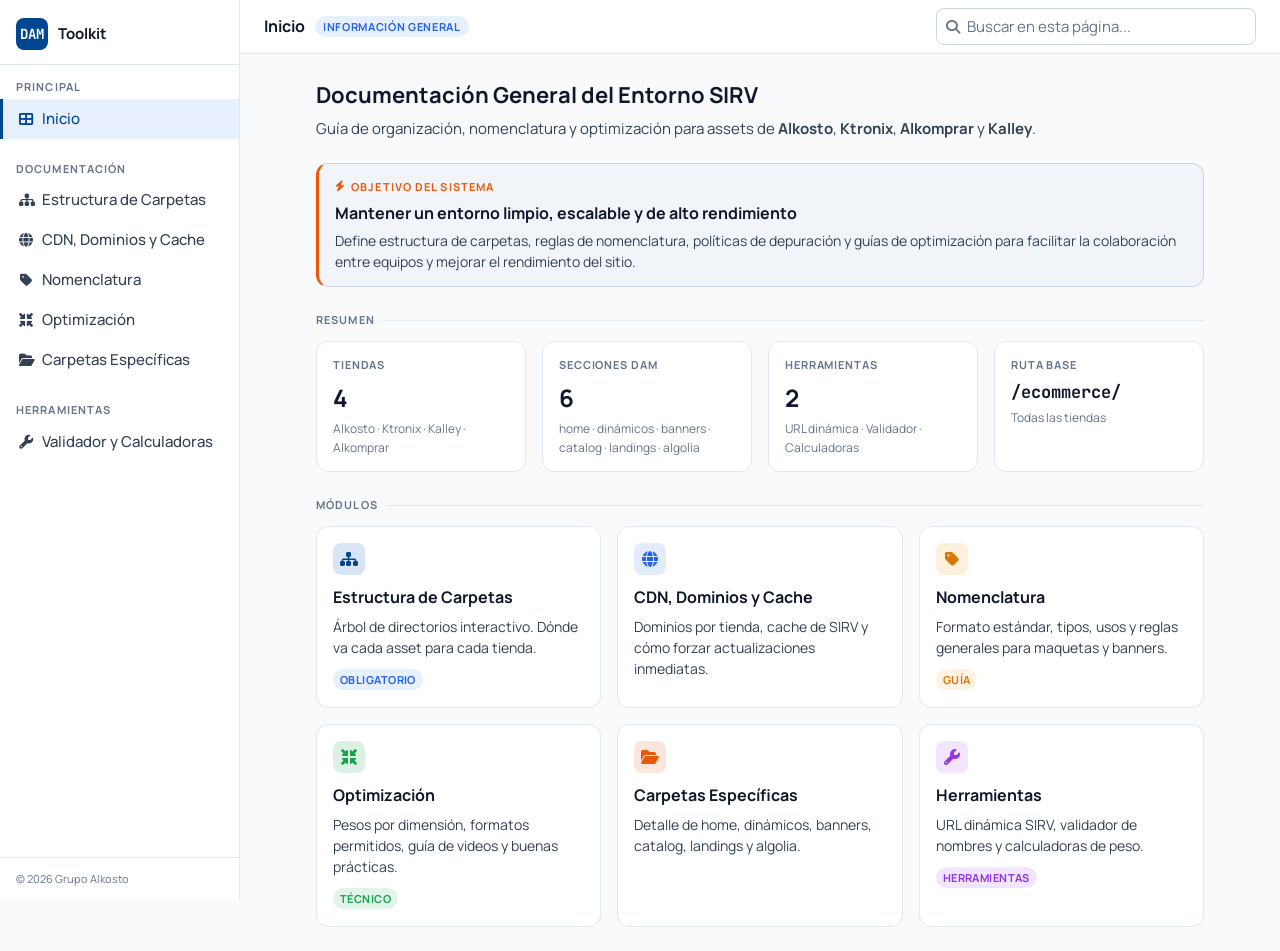
<file: index.html>
<!DOCTYPE html>
<html lang="es">

<head>
  <meta charset="UTF-8">
  <meta name="viewport" content="width=device-width, initial-scale=1.0">
  <title>Inicio - DAM Toolkit</title>
  <link rel="preconnect" href="https://fonts.googleapis.com">
  <link
    href="https://fonts.googleapis.com/css2?family=Manrope:wght@400;500;600;700&family=JetBrains+Mono:wght@400;500&display=swap"
    rel="stylesheet">
  <link rel="stylesheet" href="https://cdnjs.cloudflare.com/ajax/libs/font-awesome/6.4.0/css/all.min.css">
  <link rel="stylesheet" href="css/styles.css">
</head>

<body>
  <div id="app-layout" style="display: none;">
    <div class="ph">
      <h1>Documentación General del Entorno SIRV</h1>
      <p>Guía de organización, nomenclatura y optimización para assets de <strong>Alkosto</strong>,
        <strong>Ktronix</strong>, <strong>Alkomprar</strong> y <strong>Kalley</strong>.
      </p>
    </div>
    <div class="tipcard">
      <div class="tiplbl"><i class="fas fa-bolt"></i>Objetivo del sistema</div>
      <h3>Mantener un entorno limpio, escalable y de alto rendimiento</h3>
      <p>Define estructura de carpetas, reglas de nomenclatura, políticas de depuración y guías de optimización para
        facilitar la colaboración entre equipos y mejorar el rendimiento del sitio.</p>
    </div>
    <div class="st">Resumen</div>
    <div class="grid g4" style="margin-bottom:20px">
      <div class="stat">
        <div class="stlbl">Tiendas</div>
        <div class="stval">4</div>
        <div class="stsub">Alkosto · Ktronix · Kalley · Alkomprar</div>
      </div>
      <div class="stat">
        <div class="stlbl">Secciones DAM</div>
        <div class="stval">6</div>
        <div class="stsub">home · dinámicos · banners · catalog · landings · algolia</div>
      </div>
      <div class="stat">
        <div class="stlbl">Herramientas</div>
        <div class="stval">2</div>
        <div class="stsub">URL dinámica · Validador · Calculadoras</div>
      </div>
      <div class="stat">
        <div class="stlbl">Ruta base</div>
        <div class="stval" style="font-size:17px;font-family:var(--mono)">/ecommerce/</div>
        <div class="stsub">Todas las tiendas</div>
      </div>
    </div>
    <div class="st">Módulos</div>
    <div class="grid g3">
      <div class="card ck" onclick="window.location.href='estructura.html'">
        <div class="ci" style="background:rgba(0,82,204,.15)"><i class="fas fa-sitemap" style="color:var(--pr)"></i>
        </div>
        <h3>Estructura de Carpetas</h3>
        <p>Árbol de directorios interactivo. Dónde va cada asset para cada tienda.</p>
        <div style="margin-top:8px"><span class="tag tb">OBLIGATORIO</span></div>
      </div>
      <div class="card ck" onclick="window.location.href='cdn.html'">
        <div class="ci" style="background:rgba(59,130,246,.15)"><i class="fas fa-globe" style="color:var(--inf)"></i>
        </div>
        <h3>CDN, Dominios y Cache</h3>
        <p>Dominios por tienda, cache de SIRV y cómo forzar actualizaciones inmediatas.</p>
      </div>
      <div class="card ck" onclick="window.location.href='nomenclatura.html'">
        <div class="ci" style="background:rgba(245,158,11,.15)"><i class="fas fa-tag" style="color:var(--wn)"></i>
        </div>
        <h3>Nomenclatura</h3>
        <p>Formato estándar, tipos, usos y reglas generales para maquetas y banners.</p>
        <div style="margin-top:8px"><span class="tag ty">GUÍA</span></div>
      </div>
      <div class="card ck" onclick="window.location.href='optimizacion.html'">
        <div class="ci" style="background:rgba(22,163,74,.15)"><i class="fas fa-compress-arrows-alt"
            style="color:var(--ok)"></i></div>
        <h3>Optimización</h3>
        <p>Pesos por dimensión, formatos permitidos, guía de videos y buenas prácticas.</p>
        <div style="margin-top:8px"><span class="tag tg">TÉCNICO</span></div>
      </div>
      <div class="card ck" onclick="window.location.href='carpetas.html'">
        <div class="ci" style="background:rgba(234,88,12,.15)"><i class="fas fa-folder-open"
            style="color:var(--ac)"></i></div>
        <h3>Carpetas Específicas</h3>
        <p>Detalle de home, dinámicos, banners, catalog, landings y algolia.</p>
      </div>
      <div class="card ck" onclick="window.location.href='herramientas.html'">
        <div class="ci" style="background:rgba(168,85,247,.15)"><i class="fas fa-wrench" style="color:#9333ea"></i>
        </div>
        <h3>Herramientas</h3>
        <p>URL dinámica SIRV, validador de nombres y calculadoras de peso.</p>
        <div style="margin-top:8px"><span class="tag"
            style="background:rgba(168,85,247,.15);color:#9333ea">HERRAMIENTAS</span></div>
      </div>
    </div>
  </div>

  <script src="js/layout.js"></script>
  <script>
    renderLayout('index', 'Inicio', 'Información General');
  </script>
</body>

</html>
</file>
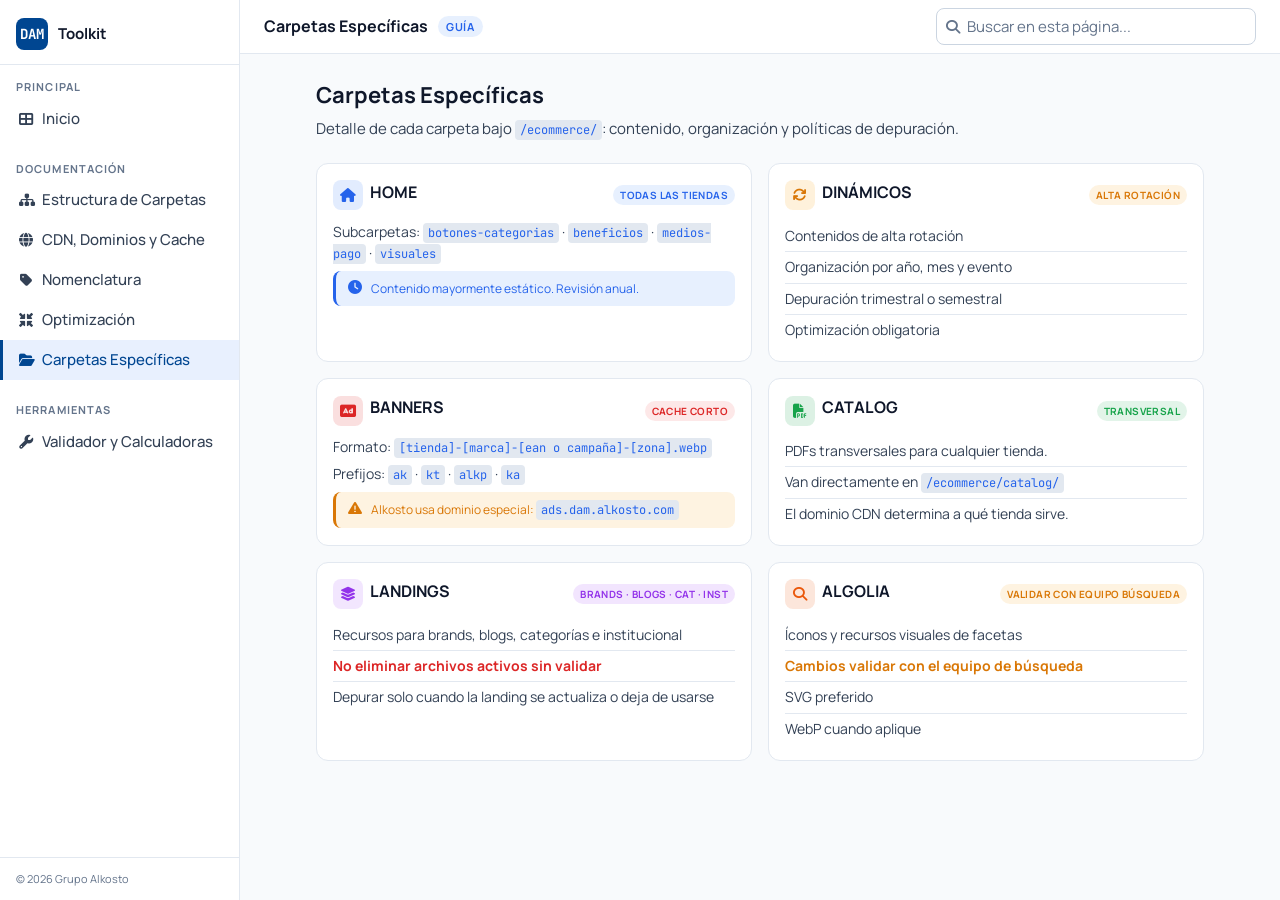
<file: carpetas.html>
<!DOCTYPE html>
<html lang="es">

<head>
  <meta charset="UTF-8">
  <meta name="viewport" content="width=device-width, initial-scale=1.0">
  <title>Carpetas Específicas - DAM Toolkit</title>
  <link rel="preconnect" href="https://fonts.googleapis.com">
  <link
    href="https://fonts.googleapis.com/css2?family=Manrope:wght@400;500;600;700&family=JetBrains+Mono:wght@400;500&display=swap"
    rel="stylesheet">
  <link rel="stylesheet" href="https://cdnjs.cloudflare.com/ajax/libs/font-awesome/6.4.0/css/all.min.css">
  <link rel="stylesheet" href="css/styles.css">
</head>

<body>
  <div id="app-layout" style="display: none;">
    <div class="ph">
      <h1>Carpetas Específicas</h1>
      <p>Detalle de cada carpeta bajo <code>/ecommerce/</code>: contenido, organización y políticas de depuración.
      </p>
    </div>
    <div class="grid g2">
      <div class="card">
        <div style="display:flex;align-items:center;gap:7px;margin-bottom:10px">
          <div class="ci" style="background:rgba(59,130,246,.15);margin-bottom:0;width:30px;height:30px"><i
              class="fas fa-home" style="color:var(--inf);font-size:14px"></i></div>
          <h3>HOME</h3><span class="tag tb" style="margin-left:auto;font-size:10px">Todas las tiendas</span>
        </div>
        <p style="font-size:14px;color:var(--tx2);margin-bottom:8px">Subcarpetas: <code>botones-categorias</code> ·
          <code>beneficios</code> · <code>medios-pago</code> · <code>visuales</code>
        </p>
        <div class="al ai" style="margin:0;padding:8px 12px;font-size:12px"><i class="fas fa-clock"></i><span>Contenido
            mayormente estático. Revisión anual.</span></div>
      </div>

      <div class="card">
        <div style="display:flex;align-items:center;gap:7px;margin-bottom:10px">
          <div class="ci" style="background:rgba(245,158,11,.15);margin-bottom:0;width:30px;height:30px"><i
              class="fas fa-sync" style="color:var(--wn);font-size:14px"></i></div>
          <h3>DINÁMICOS</h3><span class="tag ty" style="margin-left:auto;font-size:10px">Alta rotación</span>
        </div>
        <ul style="list-style:none;font-size:14px;color:var(--tx2)">
          <li style="padding:4px 0;border-bottom:1px solid var(--bd)">Contenidos de alta rotación</li>
          <li style="padding:4px 0;border-bottom:1px solid var(--bd)">Organización por año, mes y evento</li>
          <li style="padding:4px 0;border-bottom:1px solid var(--bd)">Depuración trimestral o semestral</li>
          <li style="padding:4px 0">Optimización obligatoria</li>
        </ul>
      </div>

      <div class="card">
        <div style="display:flex;align-items:center;gap:7px;margin-bottom:10px">
          <div class="ci" style="background:rgba(220,38,38,.15);margin-bottom:0;width:30px;height:30px"><i
              class="fas fa-ad" style="color:var(--er);font-size:14px"></i></div>
          <h3>BANNERS</h3><span class="tag tr" style="margin-left:auto;font-size:10px">Cache corto</span>
        </div>
        <p style="font-size:14px;color:var(--tx2);margin-bottom:6px">Formato:
          <code>[tienda]-[marca]-[ean o campaña]-[zona].webp</code>
        </p>
        <p style="font-size:14px;color:var(--tx2);margin-bottom:8px">Prefijos: <code>ak</code> · <code>kt</code> ·
          <code>alkp</code> · <code>ka</code>
        </p>
        <div class="al aw" style="margin:0;padding:8px 12px;font-size:12px"><i
            class="fas fa-exclamation-triangle"></i><span>Alkosto usa dominio especial:
            <code>ads.dam.alkosto.com</code></span></div>
      </div>

      <div class="card">
        <div style="display:flex;align-items:center;gap:7px;margin-bottom:10px">
          <div class="ci" style="background:rgba(22,163,74,.15);margin-bottom:0;width:30px;height:30px"><i
              class="fas fa-file-pdf" style="color:var(--ok);font-size:14px"></i></div>
          <h3>CATALOG</h3><span class="tag tg" style="margin-left:auto;font-size:10px">Transversal</span>
        </div>
        <ul style="list-style:none;font-size:14px;color:var(--tx2)">
          <li style="padding:4px 0;border-bottom:1px solid var(--bd)">PDFs transversales para cualquier tienda.</li>
          <li style="padding:4px 0;border-bottom:1px solid var(--bd)">Van directamente en
            <code>/ecommerce/catalog/</code>
          </li>
          <li style="padding:4px 0">El dominio CDN determina a qué tienda sirve.</li>
        </ul>
      </div>

      <div class="card">
        <div style="display:flex;align-items:center;gap:7px;margin-bottom:10px">
          <div class="ci" style="background:rgba(168,85,247,.15);margin-bottom:0;width:30px;height:30px"><i
              class="fas fa-layer-group" style="color:#9333ea;font-size:14px"></i></div>
          <h3>LANDINGS</h3><span class="tag"
            style="margin-left:auto;background:rgba(168,85,247,.15);color:#9333ea;font-size:10px">brands · blogs · cat ·
            inst</span>
        </div>
        <ul style="list-style:none;font-size:14px;color:var(--tx2)">
          <li style="padding:4px 0;border-bottom:1px solid var(--bd)">Recursos para brands, blogs, categorías e
            institucional</li>
          <li style="padding:4px 0;border-bottom:1px solid var(--bd)"><strong style="color:var(--er)">No eliminar
              archivos activos sin validar</strong></li>
          <li style="padding:4px 0">Depurar solo cuando la landing se actualiza o deja de usarse</li>
        </ul>
      </div>

      <div class="card">
        <div style="display:flex;align-items:center;gap:7px;margin-bottom:10px">
          <div class="ci" style="background:rgba(234,88,12,.15);margin-bottom:0;width:30px;height:30px"><i
              class="fas fa-search" style="color:var(--ac);font-size:14px"></i></div>
          <h3>ALGOLIA</h3><span class="tag ty" style="margin-left:auto;font-size:10px">Validar con equipo
            búsqueda</span>
        </div>
        <ul style="list-style:none;font-size:14px;color:var(--tx2)">
          <li style="padding:4px 0;border-bottom:1px solid var(--bd)">Íconos y recursos visuales de facetas</li>
          <li style="padding:4px 0;border-bottom:1px solid var(--bd)"><strong style="color:var(--wn)">Cambios validar
              con el equipo de búsqueda</strong></li>
          <li style="padding:4px 0;border-bottom:1px solid var(--bd)">SVG preferido</li>
          <li style="padding:4px 0">WebP cuando aplique</li>
        </ul>
      </div>
    </div>
  </div>

  <script src="js/layout.js"></script>
  <script>
    renderLayout('carpetas', 'Carpetas Específicas', 'Guía');
  </script>
</body>

</html>
</file>
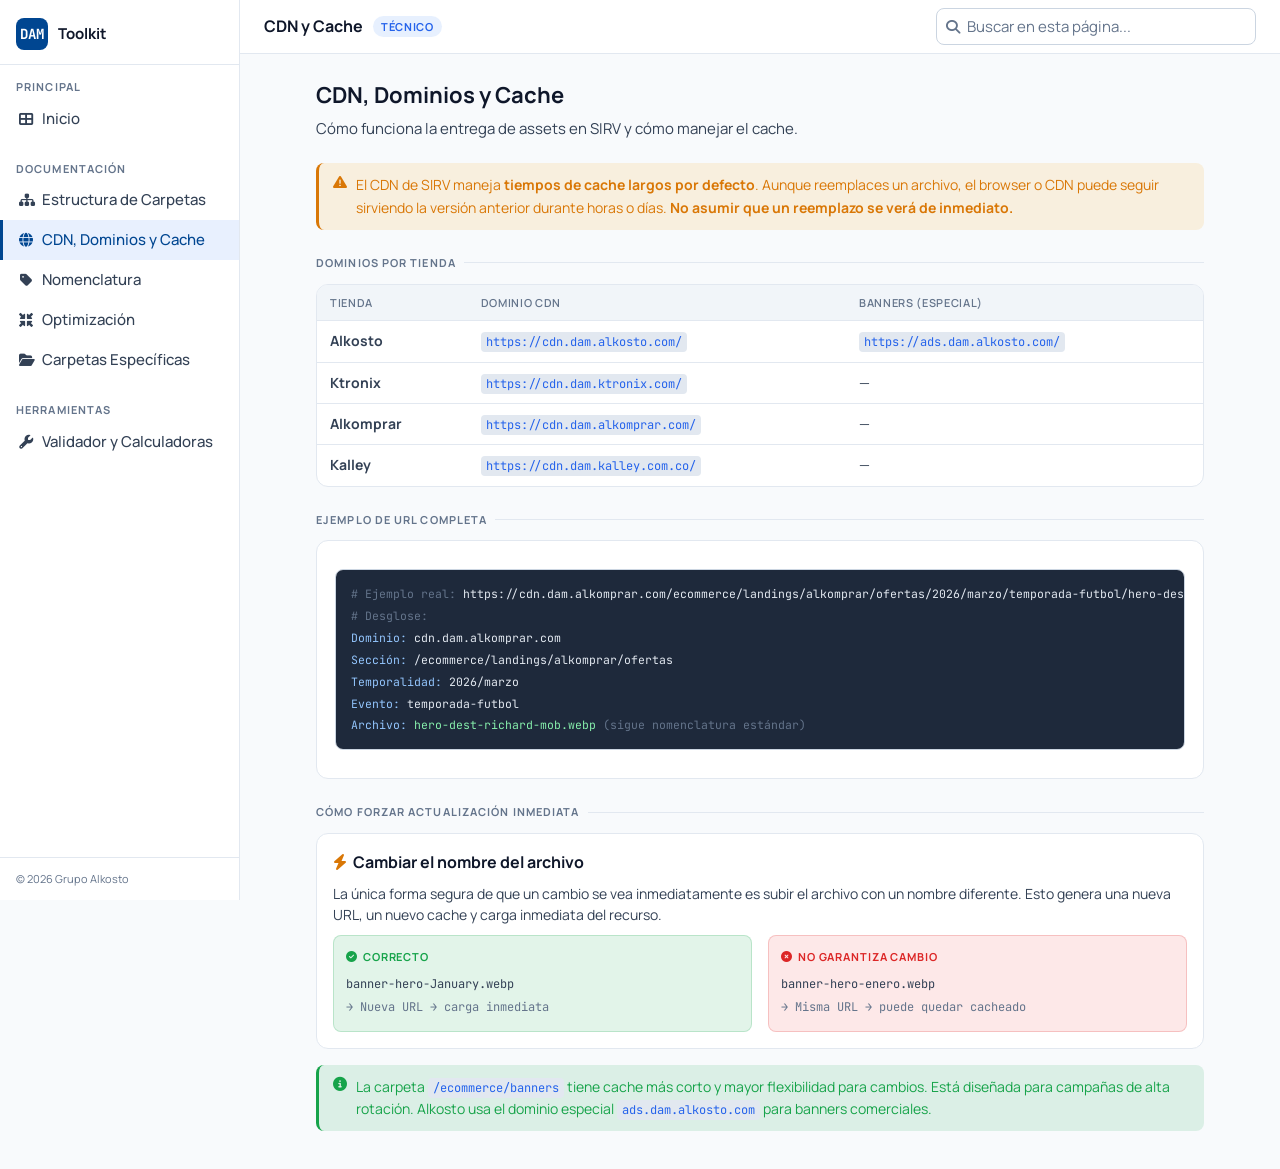
<file: cdn.html>
<!DOCTYPE html>
<html lang="es">

<head>
  <meta charset="UTF-8">
  <meta name="viewport" content="width=device-width, initial-scale=1.0">
  <title>CDN, Dominios y Cache - DAM Toolkit</title>
  <link rel="preconnect" href="https://fonts.googleapis.com">
  <link
    href="https://fonts.googleapis.com/css2?family=Manrope:wght@400;500;600;700&family=JetBrains+Mono:wght@400;500&display=swap"
    rel="stylesheet">
  <link rel="stylesheet" href="https://cdnjs.cloudflare.com/ajax/libs/font-awesome/6.4.0/css/all.min.css">
  <link rel="stylesheet" href="css/styles.css">
</head>

<body>
  <div id="app-layout" style="display: none;">
    <div class="ph">
      <h1>CDN, Dominios y Cache</h1>
      <p>Cómo funciona la entrega de assets en SIRV y cómo manejar el cache.</p>
    </div>
    <div class="al aw"><i class="fas fa-exclamation-triangle"></i><span>El CDN de SIRV maneja <strong>tiempos de
          cache largos por defecto</strong>. Aunque reemplaces un archivo, el browser o CDN puede seguir sirviendo
        la versión anterior durante horas o días. <strong>No asumir que un reemplazo se verá de
          inmediato.</strong></span></div>
    <div class="st">Dominios por Tienda</div>
    <div class="tw">
      <table>
        <thead>
          <tr>
            <th>Tienda</th>
            <th>Dominio CDN</th>
            <th>Banners (especial)</th>
          </tr>
        </thead>
        <tbody>
          <tr>
            <td><strong>Alkosto</strong></td>
            <td><code>https://cdn.dam.alkosto.com/</code></td>
            <td><code>https://ads.dam.alkosto.com/</code></td>
          </tr>
          <tr>
            <td><strong>Ktronix</strong></td>
            <td><code>https://cdn.dam.ktronix.com/</code></td>
            <td>—</td>
          </tr>
          <tr>
            <td><strong>Alkomprar</strong></td>
            <td><code>https://cdn.dam.alkomprar.com/</code></td>
            <td>—</td>
          </tr>
          <tr>
            <td><strong>Kalley</strong></td>
            <td><code>https://cdn.dam.kalley.com.co/</code></td>
            <td>—</td>
          </tr>
        </tbody>
      </table>
    </div>
    <div class="st">Ejemplo de URL completa</div>
    <div class="panel">
      <div class="cb"><span class="cm"># Ejemplo real:</span>
        https://cdn.dam.alkomprar.com/ecommerce/landings/alkomprar/ofertas/2026/marzo/temporada-futbol/hero-dest-richard-mob.webp
        <br>
        <span class="cm"># Desglose:</span><br>
        <span class="ck2">Dominio:</span> cdn.dam.alkomprar.com<br>
        <span class="ck2">Sección:</span> /ecommerce/landings/alkomprar/ofertas<br>
        <span class="ck2">Temporalidad:</span> 2026/marzo<br>
        <span class="ck2">Evento:</span> temporada-futbol<br>
        <span class="ck2">Archivo:</span> <span class="cv">hero-dest-richard-mob.webp</span> <span class="cm">(sigue
          nomenclatura estándar)</span>
      </div>
    </div>
    <div class="st">Cómo forzar actualización inmediata</div>
    <div class="card" style="margin-bottom:16px">
      <h3 style="margin-bottom:8px"><i class="fas fa-bolt" style="color:var(--wn);margin-right:6px"></i>Cambiar el
        nombre del archivo</h3>
      <p style="font-size:14px;color:var(--tx2);margin-bottom:10px">La única forma segura de que un cambio se vea
        inmediatamente es subir el archivo con un nombre diferente. Esto genera una nueva URL, un nuevo cache y
        carga inmediata del recurso.</p>
      <div class="exrow" style="margin-bottom:0">
        <div class="ex exg">
          <div class="exl exlg"><i class="fas fa-check-circle"></i>Correcto</div>
          <div class="exc">banner-hero-January.webp<br><span style="color:var(--tx3)">→ Nueva URL → carga
              inmediata</span></div>
        </div>
        <div class="ex exr">
          <div class="exl exlr"><i class="fas fa-times-circle"></i>No garantiza cambio</div>
          <div class="exc">banner-hero-enero.webp<br><span style="color:var(--tx3)">→ Misma URL → puede quedar
              cacheado</span></div>
        </div>
      </div>
    </div>
    <div class="al as"><i class="fas fa-info-circle"></i><span>La carpeta <code>/ecommerce/banners</code> tiene
        cache más corto y mayor flexibilidad para cambios. Está diseñada para campañas de alta rotación. Alkosto usa
        el dominio especial <code>ads.dam.alkosto.com</code> para banners comerciales.</span></div>
  </div>

  <script src="js/layout.js"></script>
  <script>
    renderLayout('cdn', 'CDN y Cache', 'Técnico');
  </script>
</body>

</html>
</file>
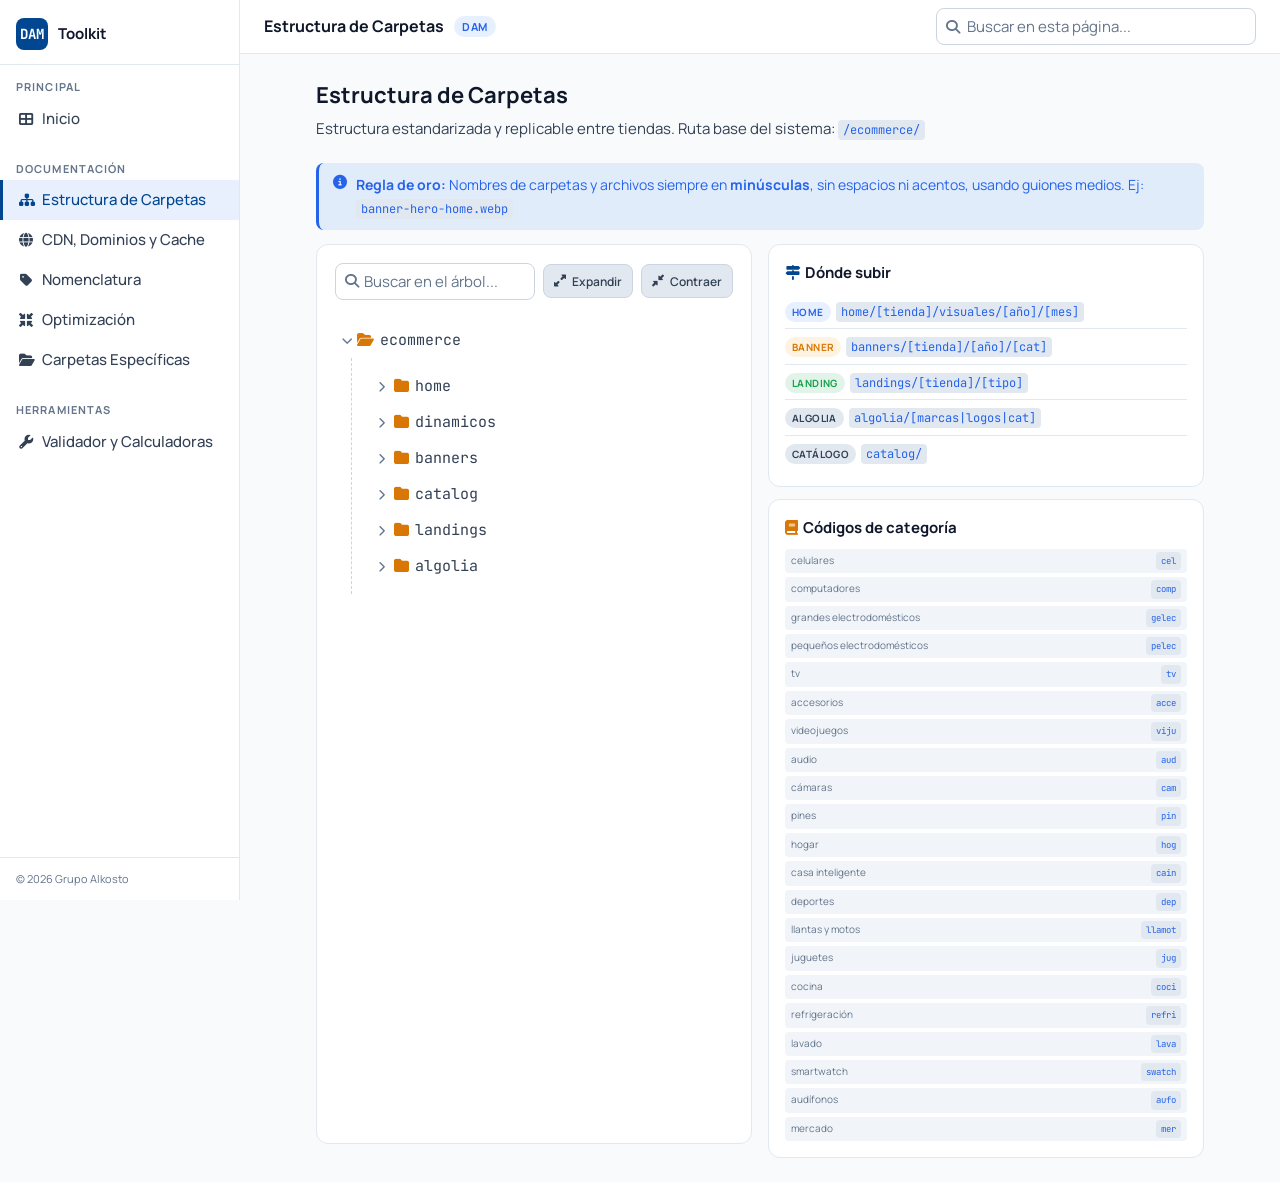
<file: estructura.html>
<!DOCTYPE html>
<html lang="es">

<head>
  <meta charset="UTF-8">
  <meta name="viewport" content="width=device-width, initial-scale=1.0">
  <title>Estructura de Carpetas - DAM Toolkit</title>
  <link rel="preconnect" href="https://fonts.googleapis.com">
  <link
    href="https://fonts.googleapis.com/css2?family=Manrope:wght@400;500;600;700&family=JetBrains+Mono:wght@400;500&display=swap"
    rel="stylesheet">
  <link rel="stylesheet" href="https://cdnjs.cloudflare.com/ajax/libs/font-awesome/6.4.0/css/all.min.css">
  <link rel="stylesheet" href="css/styles.css">
</head>

<body>
  <div id="app-layout" style="display: none;">
    <div class="ph">
      <h1>Estructura de Carpetas</h1>
      <p>Estructura estandarizada y replicable entre tiendas. Ruta base del sistema: <code>/ecommerce/</code></p>
    </div>
    <div class="al ai"><i class="fas fa-info-circle"></i><span><strong>Regla de oro:</strong> Nombres de carpetas y
        archivos siempre en <strong>minúsculas</strong>, sin espacios ni acentos, usando guiones medios. Ej:
        <code>banner-hero-home.webp</code></span></div>
    <div class="tool-split">
      <div class="panel">
        <div style="display:flex;gap:8px;margin-bottom:12px;align-items:center;flex-wrap:wrap;">
          <div class="sw" style="max-width:200px;margin-left:0;">
            <i class="fas fa-search" style="color:var(--tx3)"></i>
            <input class="fi" id="tsr" placeholder="Buscar en el árbol..." style="padding-left:28px;"
              oninput="filterTree(this.value)">
          </div>
          <button class="btn bs" style="font-size:12px;padding:6px 10px;height:34px" onclick="expandTreeAll()"><i
              class="fas fa-expand-alt"></i> Expandir</button>
          <button class="btn bs" style="font-size:12px;padding:6px 10px;height:34px" onclick="collapseTreeAll()"><i
              class="fas fa-compress-alt"></i> Contraer</button>
        </div>
        <div id="sirv-tree" style="margin-top: 10px;"></div>
      </div>
        <div>
          <div class="card" style="margin-bottom:12px">
            <h3 style="margin-bottom:9px;font-size:15px"><i class="fas fa-map-signs"
                style="color:var(--pr);margin-right:5px"></i>Dónde subir</h3>
            <div style="font-size:14px">
              <div style="padding:6px 0;border-bottom:1px solid var(--bd)"><span class="tag tb"
                  style="margin-right:5px;font-size:10px">HOME</span><code>home/[tienda]/visuales/[año]/[mes]</code>
              </div>
              <div style="padding:6px 0;border-bottom:1px solid var(--bd)"><span class="tag ty"
                  style="margin-right:5px;font-size:10px">BANNER</span><code>banners/[tienda]/[año]/[cat]</code></div>
              <div style="padding:6px 0;border-bottom:1px solid var(--bd)"><span class="tag tg"
                  style="margin-right:5px;font-size:10px">LANDING</span><code>landings/[tienda]/[tipo]</code></div>
              <div style="padding:6px 0;border-bottom:1px solid var(--bd)"><span class="tag tn"
                  style="margin-right:5px;font-size:10px">ALGOLIA</span><code>algolia/[marcas|logos|cat]</code></div>
              <div style="padding:6px 0"><span class="tag tn"
                  style="margin-right:5px;font-size:10px">CATÁLOGO</span><code>catalog/</code></div>
            </div>
          </div>
          <div class="card">
            <h3 style="margin-bottom:9px;font-size:15px"><i class="fas fa-book"
                style="color:var(--wn);margin-right:5px"></i>Códigos de categoría</h3>
            <div id="codgrid" style="display:grid;grid-template-columns:1fr;gap:4px;font-size:12px"></div>
          </div>
        </div>
      </div>
    </div>

    <script src="js/data.js"></script>
    <script src="js/main.js"></script>
    <script src="js/layout.js"></script>
    <script>
      window.onLayoutReady = function () {
        if (document.getElementById('sirv-tree')) {
          document.getElementById('sirv-tree').innerHTML = buildTreeHTML(folderStructure);
          // Expandir por defecto el nodo principal (ecommerce)
          const firstLi = document.querySelector('#sirv-tree > ul > li.has-children');
          if (firstLi) {
            firstLi.classList.add('open');
            const icon = firstLi.querySelector('.fi2');
            if (icon) {
              icon.classList.remove('fa-folder');
              icon.classList.add('fa-folder-open');
            }
          }
        }
        if (typeof buildCategoryGrid === 'function') buildCategoryGrid();
      };
      renderLayout('estructura', 'Estructura de Carpetas', 'DAM');
    </script>
</body>

</html>
</file>
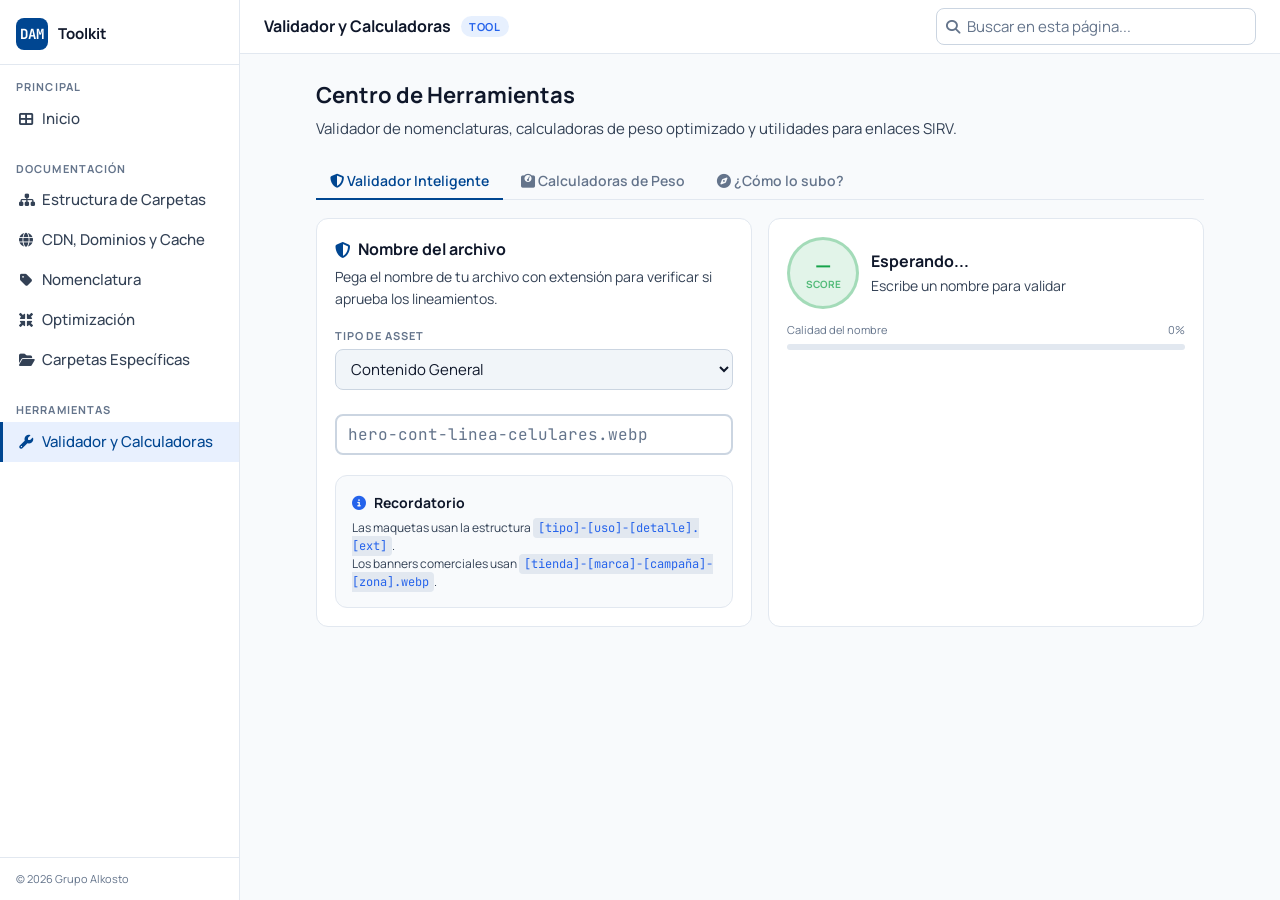
<file: herramientas.html>
<!DOCTYPE html>
<html lang="es">

<head>
  <meta charset="UTF-8">
  <meta name="viewport" content="width=device-width, initial-scale=1.0">
  <title>Herramientas y Validador - DAM Toolkit</title>
  <link rel="preconnect" href="https://fonts.googleapis.com">
  <link
    href="https://fonts.googleapis.com/css2?family=Manrope:wght@400;500;600;700&family=JetBrains+Mono:wght@400;500&display=swap"
    rel="stylesheet">
  <link rel="stylesheet" href="https://cdnjs.cloudflare.com/ajax/libs/font-awesome/6.4.0/css/all.min.css">
  <link rel="stylesheet" href="css/styles.css">
</head>

<body>
  <div id="app-layout" style="display: none;">
    <div class="ph">
      <h1>Centro de Herramientas</h1>
      <p>Validador de nomenclaturas, calculadoras de peso optimizado y utilidades para enlaces SIRV.</p>
    </div>

    <div class="tabs">
      <button class="tbtn active" onclick="selectTab(this,'t-v')"><i class="fas fa-shield-alt"></i> Validador
        Inteligente</button>
      <button class="tbtn" onclick="selectTab(this,'t-p')"><i class="fas fa-weight"></i> Calculadoras de Peso</button>
      <button class="tbtn" onclick="selectTab(this,'t-s')"><i class="fas fa-compass"></i> ¿Cómo lo subo?</button>
    </div>

    <!-- VALIDADOR -->
    <div class="tc active" id="t-v">
      <div class="tool-split">
        <div class="panel">
          <div class="ptit"><i class="fas fa-shield-alt"></i>Nombre del archivo</div>
          <div class="pdesc">Pega el nombre de tu archivo con extensión para verificar si aprueba los lineamientos.
          </div>
          <div class="fg">
            <label class="fl">Tipo de asset</label>
            <select class="fs" id="vt" onchange="validateName()" style="margin-bottom:12px;background:var(--dk3)">
              <option value="gen">Contenido General</option>
              <option value="ban">Banners Comerciales</option>
            </select>
          </div>
          <div class="fg">
            <input class="fi mo" id="vi" placeholder="hero-cont-linea-celulares.webp" oninput="validateName()"
              style="font-size:16px;border:2px solid var(--bd2)">
          </div>

          <div class="card" style="margin-top:20px;background:var(--dk)">
            <h3 style="font-size:14px;margin-bottom:4px"><i class="fas fa-info-circle"
                style="color:var(--inf);margin-right:5px"></i> Recordatorio</h3>
            <p style="font-size:12px;color:var(--tx2)" id="vr-hint">Las maquetas usan la estructura
              <code>[tipo]-[uso]-[detalle].[ext]</code>. <br>
              Los banners comerciales usan
              <code>[tienda]-[marca]-[campaña]-[zona].webp</code>.
            </p>
            <div id="vevents" style="display:none;margin-top:10px;padding-top:10px;border-top:1px solid var(--bd2)">
              <div style="font-size:11px;color:var(--tx2);margin-bottom:6px"><b>Ejemplos de campañas:</b></div>
              <div id="camp-tags" style="display:flex;flex-wrap:wrap;gap:5px;font-size:10.5px">
                <!-- Se llena vía JS -->
              </div>
            </div>
          </div>
        </div>

        <div class="panel">
          <div style="display:flex;align-items:center;gap:12px;margin-bottom:12px">
            <div id="vcirc" class="score sh"><span id="vsn" class="sn">—</span><span class="slb">Score</span></div>
            <div>
              <div style="font-size:16px;font-weight:700;color:var(--tx)" id="vtit">Esperando...</div>
              <div style="font-size:14px;color:var(--tx2)" id="vsub">Escribe un nombre para validar</div>
            </div>
          </div>
          <div style="font-size:11px;color:var(--tx3);display:flex;justify-content:space-between;margin-bottom:2px">
            <span>Calidad del nombre</span><span id="vpct">0%</span>
          </div>
          <div class="pb">
            <div class="pf blue" id="vbar" style="width:0%"></div>
          </div>
          <div id="vcks" style="margin-top:10px"></div>
          <div id="vsugg" style="margin-top:8px"></div>
        </div>
      </div>
    </div>

    <!-- PESO -->
    <div class="tc" id="t-p">
      <div class="tool-split">
        <div class="panel">
          <div style="display:flex;gap:10px;margin-bottom:16px">
            <button class="btn bp" id="btn-calc-img" onclick="swCalc('img')" style="flex:1;justify-content:center"><i
                class="fas fa-image"></i> Imagen</button>
            <button class="btn bs" id="btn-calc-vid" onclick="swCalc('vid')" style="flex:1;justify-content:center"><i
                class="fas fa-video"></i> Video</button>
          </div>

          <!-- IMG CALC -->
          <div id="calc-img">
            <div class="ptit"><i class="fas fa-image" style="color:var(--tx3)"></i> Estimador de Imagen</div>
            <div class="pdesc" style="margin-bottom:12px">Estima el peso y compara contra los límites según la
              resolución.</div>
            <div class="grid-half">
              <div class="fg"><label class="fl">Ancho (px)</label><input class="fi" id="pw" type="number" value="1920"
                  oninput="calculateImageWeight()"></div>
              <div class="fg"><label class="fl">Alto (px)</label><input class="fi" id="ph2" type="number" value="600"
                  oninput="calculateImageWeight()"></div>
            </div>
            <div class="fg"><label class="fl">Formato</label>
              <select class="fs" id="pf" onchange="calculateImageWeight()">
                <option value="webp">WebP (recomendado)</option>
                <option value="svg">SVG</option>
                <option value="jpg">JPG</option>
                <option value="png">PNG</option>
              </select>
            </div>
            <div class="fg" style="margin-bottom:0"><label class="fl">Complejidad visual de la imagen</label>
              <select class="fs" id="pc" onchange="calculateImageWeight()">
                <option value="0.6">Fondo simple / Sólido</option>
                <option value="0.85" selected>Fotografía de producto con detalle</option>
                <option value="1.1">Compleja / Texturas</option>
              </select>
            </div>
          </div>

          <!-- VID CALC -->
          <div id="calc-vid" style="display:none">
            <div class="ptit"><i class="fas fa-video" style="color:var(--tx3)"></i> Estimador de Video</div>
            <div class="pdesc" style="margin-bottom:12px">Asegura que el video sea compatible con el límite de 10 MB.
            </div>
            <div class="grid-half">
              <div class="fg"><label class="fl">Ancho (px)</label><input class="fi" id="vw-w" type="number" value="1920"
                  oninput="calculateVideoWeight()"></div>
              <div class="fg"><label class="fl">Alto (px)</label><input class="fi" id="vw-h" type="number" value="1080"
                  oninput="calculateVideoWeight()"></div>
            </div>
            <div class="fg"><label class="fl">Duración (segundos)</label><input class="fi" id="vw-sec" type="number"
                value="15" oninput="calculateVideoWeight()"></div>
            <div class="fg" style="margin-bottom:0"><label class="fl">Complejidad visual del video</label>
              <select class="fs" id="vw-res" onchange="calculateVideoWeight()">
                <option value="0.6">Fondo simple / Animaciones básicas</option>
                <option value="0.85" selected>Fotografía de producto con detalle</option>
                <option value="1.1">Complejo / Mucho movimiento o texto</option>
              </select>
            </div>
          </div>
        </div>

        <div>
          <div class="panel">
            <div class="ptit"><i class="fas fa-chart-bar"></i>Resultado Estimado</div>
            <div style="display:flex;align-items:center;gap:14px;margin-bottom:14px">
              <div id="wsc" class="score sh" style="width:62px;height:62px"><span id="wnum" class="sn"
                  style="font-size:18px">—</span></div>
              <div style="flex:1">
                <div style="font-size:16px;font-weight:700;color:var(--tx);margin-bottom:2px" id="wst">Calculando...
                </div>
                <div style="font-size:14px;color:var(--tx2)" id="wds">Llena los datos a la izquierda.</div>
              </div>
            </div>
            <div id="wbr"></div>
          </div>

          <div class="card" style="background:#FFFBEB; border-color:#FEF3C7; margin-top:10px" id="tips-container">
            <h3 style="font-size:13px;margin-bottom:8px;color:#92400E" id="tips-title"><i class="fas fa-tools"
                style="color:#D97706;margin-right:5px"></i> Herramientas gratuitas que te ayudarán:</h3>
            <ul style="font-size:11px;color:#92400E;padding-left:15px;margin:0" id="tips-list">
              <li>Cargando...</li>
            </ul>
          </div>
        </div>
      </div>
    </div>



    <!-- DÓNDE SUBO -->
    <div class="tc" id="t-s">
      <div style="display:grid;grid-template-columns:1fr;gap:16px;max-width:600px;margin:0 auto">
        <div class="panel">
          <div class="ptit"><i class="fas fa-compass" style="color:var(--pr)"></i> Asistente de Directorios DAM</div>
          <div class="pdesc">Responde para encontrar la ruta ideal y las reglas de cada carpeta.</div>

          <div class="fg" style="margin-top:20px">
            <label class="fl">1. ¿Qué tipo de contenido vas a subir?</label>
            <select class="fs" id="su-q1" onchange="renderUploadSuggestions()">
              <option value="">— Selecciona el contenido —</option>
              <option value="ban">Promociones semanales (Banners y temporal)</option>
              <option value="din">Recursos e insumos para Banners Dinámicos / Autos</option>
              <option value="home">Visuales fijos de la página principal (Home)</option>
              <option value="land">Elementos para Landings (Marcas, Categorías, Institucional, Blogs)</option>
              <option value="cat">Separata / Catálogo Quincenal en PDF</option>
              <option value="kevel">Video para pauta en KEVEL</option>
            </select>
          </div>

          <div class="fg" id="fg-land" style="display:none">
            <label class="fl">2. ¿A qué tipo de Landing pertenece?</label>
            <select class="fs" id="su-land-type" onchange="renderUploadSuggestions()">
              <option value="">— Selecciona —</option>
              <option value="brands">Marcas (brands)</option>
              <option value="cate">Categorías (cate)</option>
              <option value="institucional">Institucional</option>
              <option value="blogs">Blogs</option>
            </select>
          </div>
        </div>

        <div id="su-res-container" style="display:none">
          <div class="panel" style="background:#F8FAFC;border:1px solid #E2E8F0">
            <div style="font-size:12px;font-weight:700;color:var(--tx3);margin-bottom:6px">RUTA PRINCIPAL SUGERIDA:
            </div>
            <div id="su-path"
              style="font-family:monospace;background:var(--dk);color:var(--pr);padding:10px;border-radius:4px;word-break:break-all;font-size:13px;margin-bottom:12px">
            </div>

            <div id="su-warn"></div>
            <div id="su-code" style="display:none;margin-top:14px"></div>
          </div>
        </div>
      </div>
    </div>

  </div>

  <script src="js/layout.js"></script>
  <script src="js/main.js"></script>
  <script>
    renderLayout('herramientas', 'Validador y Calculadoras', 'Tool');
    // Init validators and calculators
    window.onLayoutReady = function () {
      if (typeof validateName === 'function') validateName();
      if (typeof calculateImageWeight === 'function') calculateImageWeight();
      if (typeof calculateVideoWeight === 'function') calculateVideoWeight();
    }
  </script>
</body>

</html>
</file>
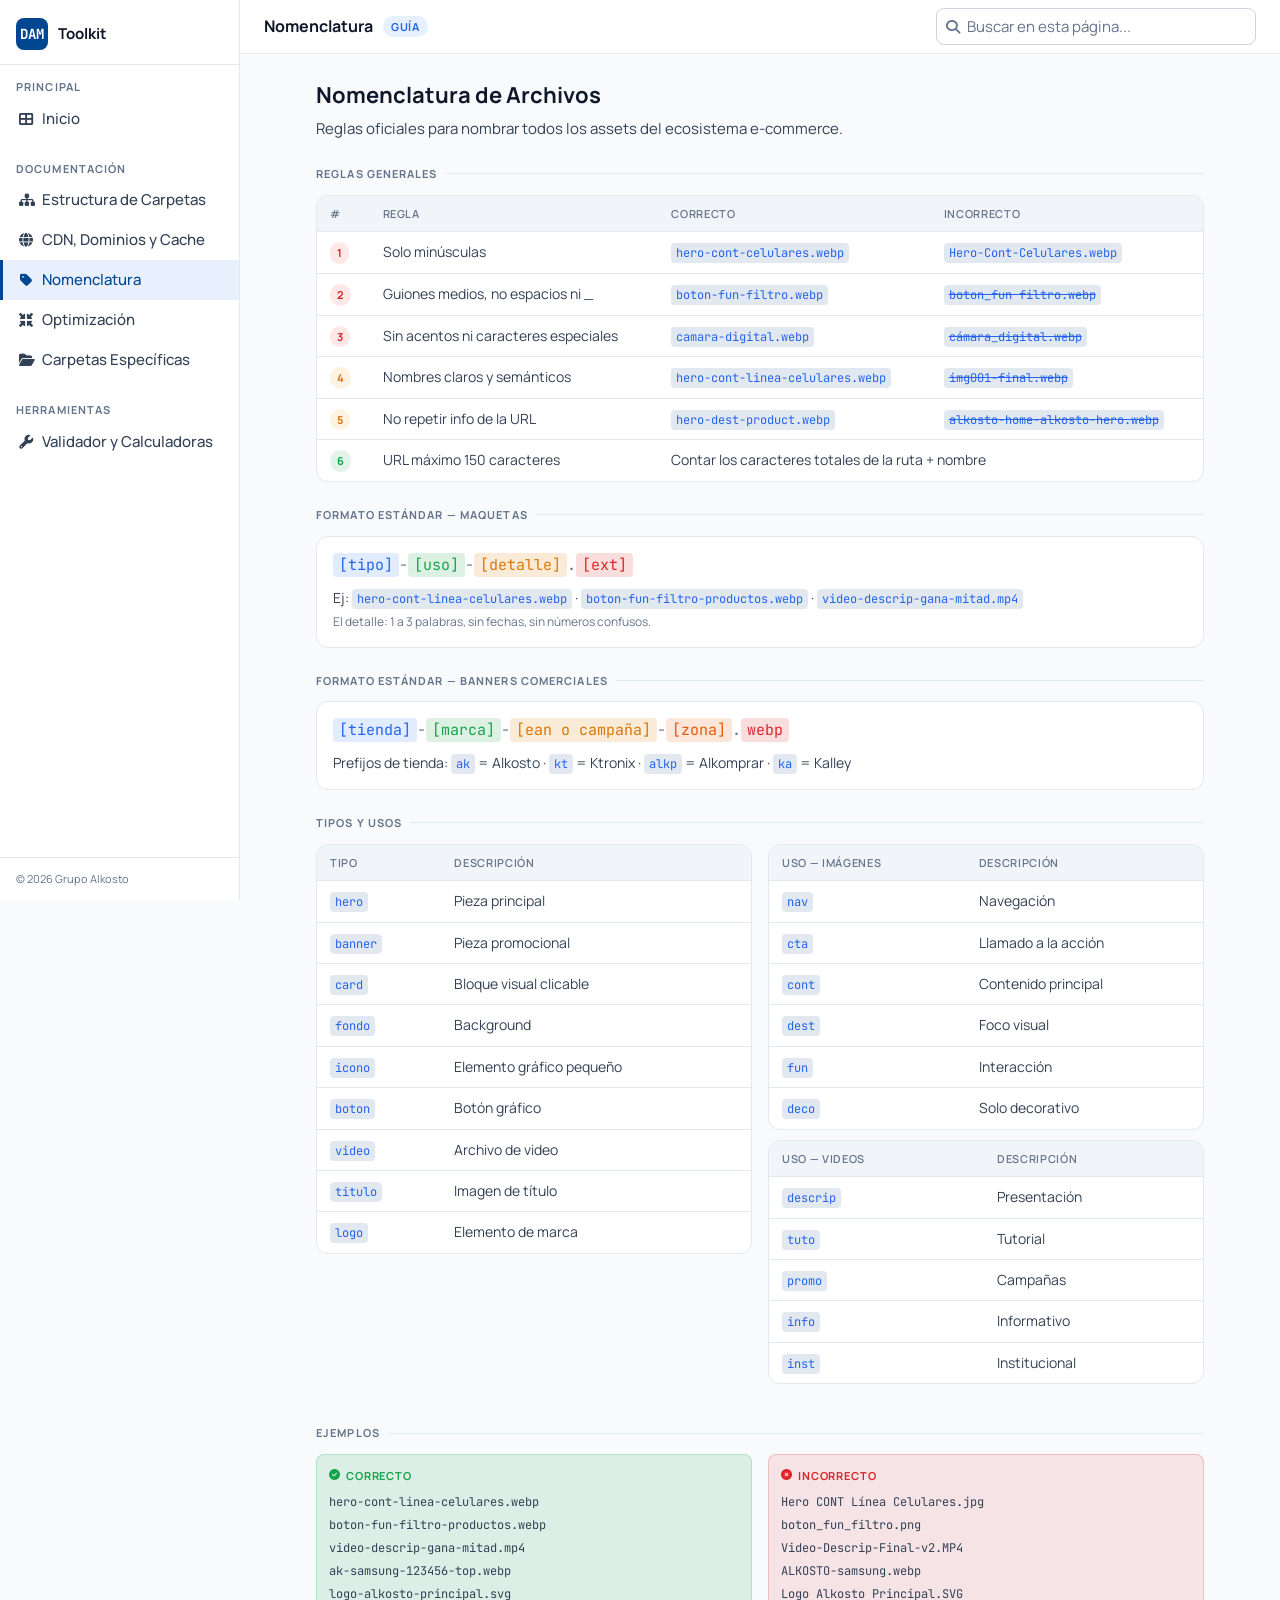
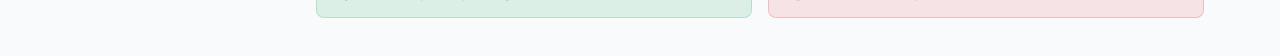
<file: nomenclatura.html>
<!DOCTYPE html>
<html lang="es">
<head>
  <meta charset="UTF-8">
  <meta name="viewport" content="width=device-width, initial-scale=1.0">
  <title>Nomenclatura - DAM Toolkit</title>
  <link rel="preconnect" href="https://fonts.googleapis.com">
  <link href="https://fonts.googleapis.com/css2?family=Manrope:wght@400;500;600;700&family=JetBrains+Mono:wght@400;500&display=swap" rel="stylesheet">
  <link rel="stylesheet" href="https://cdnjs.cloudflare.com/ajax/libs/font-awesome/6.4.0/css/all.min.css">
  <link rel="stylesheet" href="css/styles.css">
</head>
<body>
  <div id="app-layout" style="display: none;">
      <div class="ph">
        <h1>Nomenclatura de Archivos</h1>
        <p>Reglas oficiales para nombrar todos los assets del ecosistema e-commerce.</p>
      </div>
      <div class="st">Reglas Generales</div>
      <div class="tw" style="margin-bottom:16px">
        <table>
          <thead>
            <tr>
              <th>#</th>
              <th>Regla</th>
              <th>Correcto</th>
              <th>Incorrecto</th>
            </tr>
          </thead>
          <tbody>
            <tr>
              <td><span class="tag tr">1</span></td>
              <td>Solo minúsculas</td>
              <td><code>hero-cont-celulares.webp</code></td>
              <td><code>Hero-Cont-Celulares.webp</code></td>
            </tr>
            <tr>
              <td><span class="tag tr">2</span></td>
              <td>Guiones medios, no espacios ni _</td>
              <td><code>boton-fun-filtro.webp</code></td>
              <td><code style="text-decoration:line-through">boton_fun filtro.webp</code></td>
            </tr>
            <tr>
              <td><span class="tag tr">3</span></td>
              <td>Sin acentos ni caracteres especiales</td>
              <td><code>camara-digital.webp</code></td>
              <td><code style="text-decoration:line-through">cámara_digital.webp</code></td>
            </tr>
            <tr>
              <td><span class="tag ty">4</span></td>
              <td>Nombres claros y semánticos</td>
              <td><code>hero-cont-linea-celulares.webp</code></td>
              <td><code style="text-decoration:line-through">img001-final.webp</code></td>
            </tr>
            <tr>
              <td><span class="tag ty">5</span></td>
              <td>No repetir info de la URL</td>
              <td><code>hero-dest-product.webp</code></td>
              <td><code style="text-decoration:line-through">alkosto-home-alkosto-hero.webp</code></td>
            </tr>
            <tr>
              <td><span class="tag tg">6</span></td>
              <td>URL máximo 150 caracteres</td>
              <td colspan="2">Contar los caracteres totales de la ruta + nombre</td>
            </tr>
          </tbody>
        </table>
      </div>

      <div class="st">Formato estándar — Maquetas</div>
      <div class="card" style="margin-bottom:14px">
        <div style="font-family:var(--mono);font-size:15px;margin-bottom:10px">
          <span
            style="background:rgba(59,130,246,.15);color:var(--inf);padding:2px 6px;border-radius:4px">[tipo]</span><span
            style="color:var(--tx3)">-</span><span
            style="background:rgba(22,163,74,.15);color:var(--ok);padding:2px 6px;border-radius:4px">[uso]</span><span
            style="color:var(--tx3)">-</span><span
            style="background:rgba(217,119,6,.15);color:var(--wn);padding:2px 6px;border-radius:4px">[detalle]</span><span
            style="color:var(--tx3)">.</span><span
            style="background:rgba(220,38,38,.15);color:var(--er);padding:2px 6px;border-radius:4px">[ext]</span>
        </div>
        <p style="font-size:14px;color:var(--tx2)">Ej: <code>hero-cont-linea-celulares.webp</code> ·
          <code>boton-fun-filtro-productos.webp</code> · <code>video-descrip-gana-mitad.mp4</code>
        </p>
        <p style="font-size:12px;color:var(--tx3);margin-top:5px">El detalle: 1 a 3 palabras, sin fechas, sin números
          confusos.</p>
      </div>

      <div class="st">Formato estándar — Banners comerciales</div>
      <div class="card" style="margin-bottom:14px">
        <div style="font-family:var(--mono);font-size:15px;margin-bottom:10px">
          <span
            style="background:rgba(59,130,246,.15);color:var(--inf);padding:2px 6px;border-radius:4px">[tienda]</span><span
            style="color:var(--tx3)">-</span><span
            style="background:rgba(22,163,74,.15);color:var(--ok);padding:2px 6px;border-radius:4px">[marca]</span><span
            style="color:var(--tx3)">-</span><span
            style="background:rgba(217,119,6,.15);color:var(--wn);padding:2px 6px;border-radius:4px">[ean o
            campaña]</span><span style="color:var(--tx3)">-</span><span
            style="background:rgba(234,88,12,.15);color:var(--ac);padding:2px 6px;border-radius:4px">[zona]</span><span
            style="color:var(--tx3)">.</span><span
            style="background:rgba(220,38,38,.15);color:var(--er);padding:2px 6px;border-radius:4px">webp</span>
        </div>
        <p style="font-size:14px;color:var(--tx2)">Prefijos de tienda: <code>ak</code> = Alkosto · <code>kt</code> =
          Ktronix · <code>alkp</code> = Alkomprar · <code>ka</code> = Kalley</p>
      </div>

      <div class="st">Tipos y Usos</div>
      <div class="grid g2">
        <div>
          <div class="tw">
            <table>
              <thead>
                <tr>
                  <th>Tipo</th>
                  <th>Descripción</th>
                </tr>
              </thead>
              <tbody>
                <tr><td><code>hero</code></td><td>Pieza principal</td></tr>
                <tr><td><code>banner</code></td><td>Pieza promocional</td></tr>
                <tr><td><code>card</code></td><td>Bloque visual clicable</td></tr>
                <tr><td><code>fondo</code></td><td>Background</td></tr>
                <tr><td><code>icono</code></td><td>Elemento gráfico pequeño</td></tr>
                <tr><td><code>boton</code></td><td>Botón gráfico</td></tr>
                <tr><td><code>video</code></td><td>Archivo de video</td></tr>
                <tr><td><code>titulo</code></td><td>Imagen de título</td></tr>
                <tr><td><code>logo</code></td><td>Elemento de marca</td></tr>
              </tbody>
            </table>
          </div>
        </div>
        <div>
          <div class="tw" style="margin-bottom:10px">
            <table>
              <thead>
                <tr>
                  <th>Uso — imágenes</th>
                  <th>Descripción</th>
                </tr>
              </thead>
              <tbody>
                <tr><td><code>nav</code></td><td>Navegación</td></tr>
                <tr><td><code>cta</code></td><td>Llamado a la acción</td></tr>
                <tr><td><code>cont</code></td><td>Contenido principal</td></tr>
                <tr><td><code>dest</code></td><td>Foco visual</td></tr>
                <tr><td><code>fun</code></td><td>Interacción</td></tr>
                <tr><td><code>deco</code></td><td>Solo decorativo</td></tr>
              </tbody>
            </table>
          </div>
          <div class="tw">
            <table>
              <thead>
                <tr>
                  <th>Uso — videos</th>
                  <th>Descripción</th>
                </tr>
              </thead>
              <tbody>
                <tr><td><code>descrip</code></td><td>Presentación</td></tr>
                <tr><td><code>tuto</code></td><td>Tutorial</td></tr>
                <tr><td><code>promo</code></td><td>Campañas</td></tr>
                <tr><td><code>info</code></td><td>Informativo</td></tr>
                <tr><td><code>inst</code></td><td>Institucional</td></tr>
              </tbody>
            </table>
          </div>
        </div>
      </div>

      <div class="st">Ejemplos</div>
      <div class="exrow">
        <div class="ex exg">
          <div class="exl exlg"><i class="fas fa-check-circle"></i>Correcto</div>
          <div class="exc">
            hero-cont-linea-celulares.webp<br>boton-fun-filtro-productos.webp<br>video-descrip-gana-mitad.mp4<br>ak-samsung-123456-top.webp<br>logo-alkosto-principal.svg
          </div>
        </div>
        <div class="ex exr">
          <div class="exl exlr"><i class="fas fa-times-circle"></i>Incorrecto</div>
          <div class="exc">Hero CONT Línea Celulares.jpg<br>boton_fun_filtro.png<br>Video-Descrip-Final-v2.MP4<br>ALKOSTO-samsung.webp<br>Logo Alkosto Principal.SVG</div>
        </div>
      </div>
  </div>

  <script src="js/layout.js"></script>
  <script>
    renderLayout('nomenclatura', 'Nomenclatura', 'Guía');
  </script>
</body>
</html>
</file>
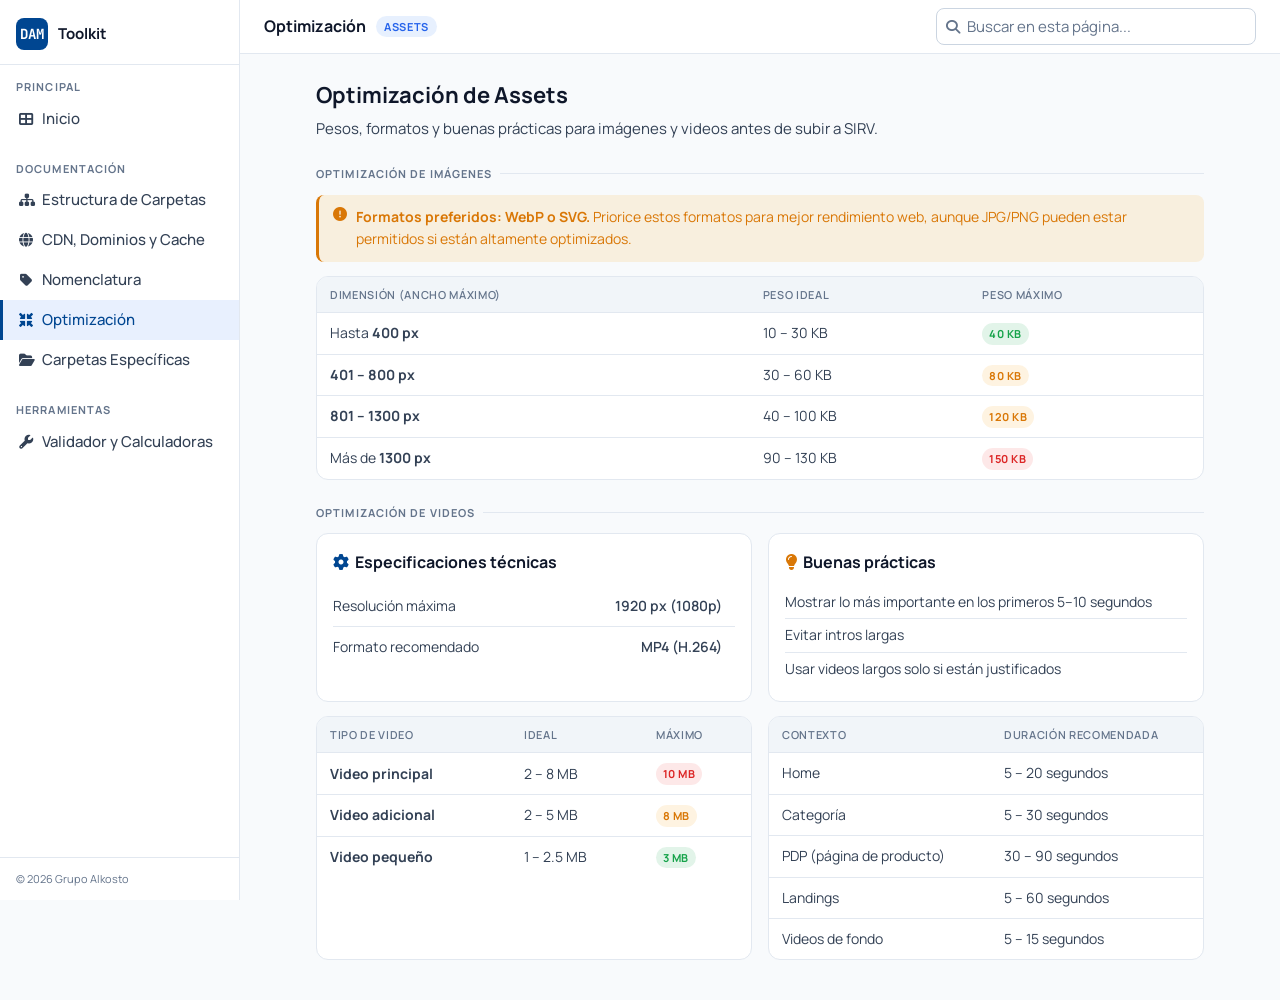
<file: optimizacion.html>
<!DOCTYPE html>
<html lang="es">
<head>
  <meta charset="UTF-8">
  <meta name="viewport" content="width=device-width, initial-scale=1.0">
  <title>Optimización - DAM Toolkit</title>
  <link rel="preconnect" href="https://fonts.googleapis.com">
  <link href="https://fonts.googleapis.com/css2?family=Manrope:wght@400;500;600;700&family=JetBrains+Mono:wght@400;500&display=swap" rel="stylesheet">
  <link rel="stylesheet" href="https://cdnjs.cloudflare.com/ajax/libs/font-awesome/6.4.0/css/all.min.css">
  <link rel="stylesheet" href="css/styles.css">
</head>
<body>
  <div id="app-layout" style="display: none;">
      <div class="ph">
        <h1>Optimización de Assets</h1>
        <p>Pesos, formatos y buenas prácticas para imágenes y videos antes de subir a SIRV.</p>
      </div>

      <div class="st">Optimización de Imágenes</div>
      <div class="al aw"><i class="fas fa-exclamation-circle"></i><span><strong>Formatos preferidos: WebP o SVG.</strong> Priorice estos formatos para mejor rendimiento web, aunque JPG/PNG pueden estar permitidos si están altamente optimizados.</span></div>
      <div class="tw">
        <table>
          <thead>
            <tr>
              <th>Dimensión (ancho máximo)</th>
              <th>Peso ideal</th>
              <th>Peso máximo</th>
            </tr>
          </thead>
          <tbody>
            <tr>
              <td>Hasta <strong>400 px</strong></td>
              <td>10 – 30 KB</td>
              <td><span class="tag tg">40 KB</span></td>
            </tr>
            <tr>
              <td><strong>401 – 800 px</strong></td>
              <td>30 – 60 KB</td>
              <td><span class="tag ty">80 KB</span></td>
            </tr>
            <tr>
              <td><strong>801 – 1300 px</strong></td>
              <td>40 – 100 KB</td>
              <td><span class="tag ty">120 KB</span></td>
            </tr>
            <tr>
              <td>Más de <strong>1300 px</strong></td>
              <td>90 – 130 KB</td>
              <td><span class="tag tr">150 KB</span></td>
            </tr>
          </tbody>
        </table>
      </div>

      <div class="st">Optimización de Videos</div>
      <div class="grid g2" style="margin-bottom:14px">
        <div class="card">
          <h3 style="margin-bottom:10px"><i class="fas fa-cog"
              style="color:var(--pr);margin-right:6px"></i>Especificaciones técnicas</h3>
          <table style="width:100%;border-collapse:collapse;font-size:14px">
            <tr style="border-bottom:1px solid var(--bd)">
              <td style="padding:5px 0;color:var(--tx2)">Resolución máxima</td>
              <td style="text-align:right;font-weight:600">1920 px (1080p)</td>
            </tr>
            <tr>
              <td style="padding:5px 0;color:var(--tx2)">Formato recomendado</td>
              <td style="text-align:right;font-weight:600">MP4 (H.264)</td>
            </tr>
          </table>
        </div>
        <div class="card">
          <h3 style="margin-bottom:10px"><i class="fas fa-lightbulb"
              style="color:var(--wn);margin-right:6px"></i>Buenas prácticas</h3>
          <ul style="list-style:none;font-size:14px;color:var(--tx2)">
            <li style="padding:5px 0;border-bottom:1px solid var(--bd)">Mostrar lo más importante en los primeros 5–10
              segundos</li>
            <li style="padding:5px 0;border-bottom:1px solid var(--bd)">Evitar intros largas</li>
            <li style="padding:5px 0">Usar videos largos solo si están justificados</li>
          </ul>
        </div>
      </div>
      <div class="grid g2">
        <div class="tw">
          <table>
            <thead>
              <tr>
                <th>Tipo de video</th>
                <th>Ideal</th>
                <th>Máximo</th>
              </tr>
            </thead>
            <tbody>
              <tr>
                <td><strong>Video principal</strong></td>
                <td>2 – 8 MB</td>
                <td><span class="tag tr">10 MB</span></td>
              </tr>
              <tr>
                <td><strong>Video adicional</strong></td>
                <td>2 – 5 MB</td>
                <td><span class="tag ty">8 MB</span></td>
              </tr>
              <tr>
                <td><strong>Video pequeño</strong></td>
                <td>1 – 2.5 MB</td>
                <td><span class="tag tg">3 MB</span></td>
              </tr>
            </tbody>
          </table>
        </div>
        <div class="tw">
          <table>
            <thead>
              <tr>
                <th>Contexto</th>
                <th>Duración recomendada</th>
              </tr>
            </thead>
            <tbody>
              <tr>
                <td>Home</td>
                <td>5 – 20 segundos</td>
              </tr>
              <tr>
                <td>Categoría</td>
                <td>5 – 30 segundos</td>
              </tr>
              <tr>
                <td>PDP (página de producto)</td>
                <td>30 – 90 segundos</td>
              </tr>
              <tr>
                <td>Landings</td>
                <td>5 – 60 segundos</td>
              </tr>
              <tr>
                <td>Videos de fondo</td>
                <td>5 – 15 segundos</td>
              </tr>
            </tbody>
          </table>
        </div>
      </div>
  </div>

  <script src="js/layout.js"></script>
  <script>
    renderLayout('optimizacion', 'Optimización', 'Assets');
  </script>
</body>
</html>
</file>
<file: css/styles.css>
@import url('https://fonts.googleapis.com/css2?family=Manrope:wght@400;500;600;700&family=JetBrains+Mono:wght@400;500&display=swap');
@import url('https://cdnjs.cloudflare.com/ajax/libs/font-awesome/6.4.0/css/all.min.css');

:root {
  --pr: #004691;
  /* primary (Alkosto blue) */
  --prl: #E8F0FE;
  /* primary light */
  --prd: #002D5E;
  /* primary dark */

  --dk: #F8FAFC;
  /* app bg - light grey */
  --dk2: #FFFFFF;
  /* sidebar/card bg - white */
  --dk3: #F1F5F9;
  /* hover / input bg */
  --dk4: #E2E8F0;
  /* subtle backgrounds / tags */

  --tx: #0F172A;
  /* main text - very dark */
  --tx2: #334155;
  /* secondary text */
  --tx3: #64748B;
  /* muted text */

  --bd: #E2E8F0;
  /* borders */
  --bd2: #CBD5E1;
  /* borders active/hover */

  --ok: #16A34A;
  --okb: rgba(22, 163, 74, .12);
  --wn: #D97706;
  --wnb: rgba(245, 158, 11, .12);
  --er: #DC2626;
  --erb: rgba(239, 68, 68, .12);
  --inf: #2563EB;
  --infb: rgba(59, 130, 246, .12);
  --ac: #EA580C;

  --mono: 'JetBrains Mono', monospace;
  --sans: 'Manrope', sans-serif;
  --r: 8px;
  --r2: 12px;
  --sb: 240px;
}

* {
  box-sizing: border-box;
  margin: 0;
  padding: 0;
}

body {
  font-family: var(--sans);
  background: var(--dk);
  color: var(--tx);
  font-size: 16px;
  line-height: 1.6;
  display: flex;
  min-height: 100vh;
}

.sb {
  width: var(--sb);
  background: var(--dk2);
  border-right: 1px solid var(--bd);
  position: fixed;
  top: 0;
  left: 0;
  bottom: 0;
  display: flex;
  flex-direction: column;
  z-index: 100;
  overflow-y: auto;
}

.sb-logo {
  padding: 18px 16px 14px;
  border-bottom: 1px solid var(--bd);
  display: flex;
  align-items: center;
  gap: 10px;
}

.sb-logo .mk {
  width: 32px;
  height: 32px;
  background: var(--pr);
  border-radius: 8px;
  display: flex;
  align-items: center;
  justify-content: center;
  font-weight: 700;
  font-size: 14px;
  color: #fff;
  font-family: var(--mono);
  flex-shrink: 0;
}

.sb-logo .lt strong {
  display: block;
  font-size: 15px;
  font-weight: 700;
  color: var(--tx);
}

.sb-logo .lt span {
  font-size: 11px;
  color: var(--tx3);
  text-transform: uppercase;
  letter-spacing: .06em;
}

.sb-sec {
  padding: 8px 0;
}

.sb-lbl {
  font-size: 11px;
  font-weight: 700;
  text-transform: uppercase;
  letter-spacing: .1em;
  color: var(--tx3);
  padding: 5px 16px 3px;
}

.ni {
  display: flex;
  align-items: center;
  gap: 9px;
  padding: 8px 16px;
  cursor: pointer;
  color: var(--tx2);
  font-size: 15px;
  font-weight: 500;
  border-left: 3px solid transparent;
  transition: all .15s;
}

.ni i {
  font-size: 14px;
  width: 14px;
  text-align: center;
  flex-shrink: 0;
}

.ni:hover {
  background: var(--dk3);
  color: var(--tx);
}

.ni.active {
  background: var(--prl);
  color: var(--pr);
  border-left-color: var(--pr);
}

.ni.active i {
  color: var(--pr);
}

.sb-ft {
  margin-top: auto;
  padding: 12px 16px;
  border-top: 1px solid var(--bd);
  font-size: 11px;
  color: var(--tx3);
}

.main {
  margin-left: var(--sb);
  flex: 1;
  display: flex;
  flex-direction: column;
  min-width: 0;
}

/* Make it responsive */
@media (max-width: 700px) {
  .sb {
    width: 60px;
  }

  .sb-logo {
    padding: 18px 8px 14px;
    justify-content: center;
  }

  .sb-logo .lt,
  .sb-lbl,
  .sb-ft,
  .ni span {
    display: none;
  }

  .ni {
    justify-content: center;
    padding: 12px 0;
  }

  .main {
    margin-left: 60px;
  }

  .content {
    padding: 8px 12px !important;
    max-width: 100% !important;
  }

  .topbar {
    padding: 0 14px;
  }
  .topbar .ttl,
  .topbar .chip {
    display: none;
  }
  .sw {
    max-width: 100%;
  }

  /* Compact Folder Tree for mobile */
  .tree {
    font-size: 13.5px;
  }
  .tree li {
    margin: 2px 0;
  }
  .tree ul {
    padding-left: 10px;
  }
  .titem {
    padding: 3px 4px;
    font-size: 13.5px;
  }
  .titem .fi2, .tree-item .folder-icon {
    font-size: 13px;
  }
}

@media (max-width: 650px) {

  .g2,
  .g4,
  .exrow {
    grid-template-columns: 1fr;
  }
}

.topbar {
  height: 54px;
  background: var(--dk2);
  border-bottom: 1px solid var(--bd);
  display: flex;
  align-items: center;
  padding: 0 24px;
  gap: 10px;
  position: sticky;
  top: 0;
  z-index: 50;
}

.ttl {
  font-size: 16px;
  font-weight: 700;
  color: var(--tx);
}

.chip {
  font-size: 11px;
  font-weight: 700;
  padding: 2px 8px;
  border-radius: 20px;
  background: var(--infb);
  color: var(--inf);
  text-transform: uppercase;
  letter-spacing: .06em;
}

.sw {
  flex: 1;
  max-width: 320px;
  margin-left: auto;
  position: relative;
}

.sw i {
  position: absolute;
  left: 10px;
  top: 50%;
  transform: translateY(-50%);
  color: var(--tx3);
  font-size: 14px;
}

.sw input {
  width: 100%;
  padding: 7px 10px 7px 30px;
  background: var(--dk2);
  border: 1px solid var(--bd2);
  border-radius: var(--r);
  font-family: var(--sans);
  font-size: 15px;
  color: var(--tx);
  outline: none;
  transition: border-color .2s;
}

.sw input:focus {
  border-color: var(--pr);
}

.sw input::placeholder {
  color: var(--tx3);
}

.content {
  padding: 24px;
  max-width: 90%;
  margin: 0 auto;
  width: 100%;
  min-width: 0;
}

.page {
  display: none;
}

.page.active {
  display: block;
}

.ph {
  margin-bottom: 22px;
}

.ph h1 {
  font-size: 22px;
  font-weight: 700;
  color: var(--tx);
  margin-bottom: 4px;
}

.ph p {
  color: var(--tx2);
  font-size: 15px;
}

.grid {
  display: grid;
  gap: 16px;
}

.g2 {
  grid-template-columns: repeat(auto-fit, minmax(300px, 1fr));
}

.g3 {
  grid-template-columns: repeat(3, 1fr);
}

.g4 {
  grid-template-columns: repeat(auto-fit, minmax(200px, 1fr));
}

@media (max-width: 992px) {
  .g3 {
    grid-template-columns: repeat(2, 1fr);
  }
}

@media (max-width: 650px) {
  .g3 {
    grid-template-columns: 1fr;
  }
}

.tool-split {
  display: grid;
  grid-template-columns: minmax(0, 1fr) minmax(280px, 1fr);
  gap: 16px;
}

.grid-half {
  display: grid;
  grid-template-columns: 1fr 1fr;
  gap: 10px;
}

@media (max-width: 850px) {
  .tool-split {
    grid-template-columns: 1fr;
  }
}

@media (max-width: 500px) {
  .grid-half {
    grid-template-columns: 1fr;
  }
}

.card {
  background: var(--dk2);
  border: 1px solid var(--bd);
  border-radius: var(--r2);
  padding: 16px;
}

.card.ck {
  cursor: pointer;
  transition: box-shadow .2s, border-color .2s;
}

.card.ck:hover {
  border-color: var(--pr);
  box-shadow: 0 4px 12px rgba(0, 0, 0, 0.05);
}

.card h3 {
  font-size: 16px;
  font-weight: 700;
  color: var(--tx);
  margin-bottom: 5px;
}

.card p {
  font-size: 14px;
  color: var(--tx2);
  line-height: 1.5;
}

.ci {
  width: 32px;
  height: 32px;
  border-radius: 8px;
  display: flex;
  align-items: center;
  justify-content: center;
  font-size: 16px;
  margin-bottom: 10px;
}

.st {
  font-size: 11px;
  font-weight: 700;
  text-transform: uppercase;
  letter-spacing: .1em;
  color: var(--tx3);
  margin: 24px 0 12px;
  display: flex;
  align-items: center;
  gap: 8px;
}

.st:first-child {
  margin-top: 0;
}

.st::after {
  content: '';
  flex: 1;
  height: 1px;
  background: var(--bd);
}

.al {
  padding: 11px 14px;
  border-radius: var(--r);
  display: flex;
  gap: 9px;
  align-items: flex-start;
  margin-bottom: 14px;
  font-size: 14px;
  border-left: 3px solid;
}

.al i {
  flex-shrink: 0;
  margin-top: 1px;
  font-size: 14px;
}

.ai {
  background: var(--infb);
  border-color: var(--inf);
  color: var(--inf);
}

.aw {
  background: var(--wnb);
  border-color: var(--wn);
  color: var(--wn);
}

.as {
  background: var(--okb);
  border-color: var(--ok);
  color: var(--ok);
}

.ae {
  background: var(--erb);
  border-color: var(--er);
  color: var(--er);
}

code {
  font-family: var(--mono);
  font-size: 12px;
  background: var(--dk4);
  color: var(--inf);
  padding: 2px 5px;
  border-radius: 4px;
}

.cb {
  background: #1E293B;
  /* code block should always be dark for readability */
  border: 1px solid var(--bd2);
  border-radius: var(--r);
  padding: 13px 15px;
  font-family: var(--mono);
  font-size: 11.5px;
  line-height: 1.9;
  margin: 10px 0;
  overflow-x: auto;
  color: #E2E8F0;
  white-space: nowrap;
}

.cb .cm {
  color: #64748B;
}

.cb .ck2 {
  color: #93C5FD;
}

.cb .cv {
  color: #86EFAC;
}

.tw {
  background: var(--dk2);
  border: 1px solid var(--bd);
  border-radius: var(--r2);
  overflow: hidden;
  margin-bottom: 16px;
  width: 100%;
  overflow-x: auto;
}

@media (max-width: 650px) {
  .tw table {
    min-width: 600px;
  }
}

table {
  width: 100%;
  border-collapse: collapse;
  font-size: 14px;
}

thead th {
  background: var(--dk3);
  padding: 9px 13px;
  text-align: left;
  font-weight: 600;
  font-size: 11px;
  text-transform: uppercase;
  letter-spacing: .06em;
  color: var(--tx3);
  border-bottom: 1px solid var(--bd);
}

tbody td {
  padding: 9px 13px;
  border-bottom: 1px solid var(--bd);
  color: var(--tx2);
  vertical-align: middle;
}

tbody tr:last-child td {
  border-bottom: none;
}

tbody tr:hover td {
  background: var(--dk3);
}

.tag {
  font-size: 11px;
  font-weight: 700;
  text-transform: uppercase;
  letter-spacing: .04em;
  padding: 2px 7px;
  border-radius: 20px;
  display: inline-block;
}

.tb {
  background: var(--infb);
  color: var(--inf);
}

.tg {
  background: var(--okb);
  color: var(--ok);
}

.ty {
  background: var(--wnb);
  color: var(--wn);
}

.tr {
  background: var(--erb);
  color: var(--er);
}

.tn {
  background: var(--dk4);
  color: var(--tx2);
}

.fl {
  display: block;
  font-size: 11px;
  font-weight: 700;
  text-transform: uppercase;
  letter-spacing: .08em;
  color: var(--tx3);
  margin-bottom: 5px;
}

.fi,
.fs {
  width: 100%;
  padding: 8px 11px;
  background: var(--dk2);
  border: 1px solid var(--bd2);
  border-radius: var(--r);
  font-family: var(--sans);
  font-size: 15px;
  color: var(--tx);
  outline: none;
  transition: border-color .2s;
}

.fi:focus,
.fs:focus {
  border-color: var(--pr);
}

.fi::placeholder {
  color: var(--tx3);
}

.fi.mo {
  font-family: var(--mono);
}

.fg {
  margin-bottom: 12px;
}

.btn {
  display: inline-flex;
  align-items: center;
  gap: 6px;
  padding: 7px 13px;
  border-radius: var(--r);
  font-family: var(--sans);
  font-size: 14px;
  font-weight: 600;
  cursor: pointer;
  border: 1px solid transparent;
  transition: all .15s;
  white-space: nowrap;
}

.bp {
  background: var(--pr);
  color: #fff;
  border-color: var(--pr);
}

.bp:hover {
  background: var(--prd);
}

.bs {
  background: var(--dk4);
  color: var(--tx2);
  border-color: var(--bd2);
}

.bs:hover {
  background: var(--dk3);
  color: var(--tx);
}

.panel {
  background: var(--dk2);
  border: 1px solid var(--bd);
  border-radius: var(--r2);
  padding: 18px;
  margin-bottom: 14px;
}

.ptit {
  font-size: 16px;
  font-weight: 700;
  color: var(--tx);
  margin-bottom: 3px;
  display: flex;
  align-items: center;
  gap: 7px;
}

.ptit i {
  color: var(--pr);
}

.pdesc {
  font-size: 14px;
  color: var(--tx2);
  margin-bottom: 16px;
}

.rbox {
  background: var(--dk);
  border: 1px solid var(--bd2);
  border-radius: var(--r);
  padding: 11px 13px;
  font-family: var(--mono);
  font-size: 11.5px;
  color: var(--tx);
  display: flex;
  align-items: center;
  justify-content: space-between;
  gap: 10px;
  margin-top: 10px;
  word-break: break-all;
  min-height: 44px;
}

.rbox .ph2 {
  color: var(--tx3);
  font-family: var(--sans);
  font-size: 14px;
}

.cpb {
  background: var(--pr);
  color: #fff;
  border: none;
  padding: 4px 9px;
  border-radius: 4px;
  font-size: 12px;
  font-weight: 600;
  cursor: pointer;
  white-space: nowrap;
  flex-shrink: 0;
  font-family: var(--sans);
}

.cpb:hover {
  background: var(--prd);
}

.vi {
  display: flex;
  align-items: center;
  gap: 8px;
  padding: 6px 0;
  border-bottom: 1px solid var(--bd);
  font-size: 14px;
  color: var(--tx2);
}

.vi:last-child {
  border-bottom: none;
}

.vd {
  width: 17px;
  height: 17px;
  border-radius: 50%;
  display: flex;
  align-items: center;
  justify-content: center;
  font-size: 10px;
  font-weight: 700;
  flex-shrink: 0;
}

.vok {
  background: var(--okb);
  color: var(--ok);
}

.verr {
  background: var(--erb);
  color: var(--er);
}

.vwn {
  background: var(--wnb);
  color: var(--wn);
}

.score {
  width: 72px;
  height: 72px;
  border-radius: 50%;
  display: flex;
  flex-direction: column;
  align-items: center;
  justify-content: center;
  font-weight: 700;
  flex-shrink: 0;
  border: 3px solid;
}

.sh {
  background: var(--okb);
  color: var(--ok);
  border-color: rgba(22, 163, 74, .3);
}

.sm {
  background: var(--wnb);
  color: var(--wn);
  border-color: rgba(217, 119, 6, .3);
}

.sl {
  background: var(--erb);
  color: var(--er);
  border-color: rgba(220, 38, 38, .3);
}

.sn {
  font-size: 21px;
  line-height: 1;
}

.slb {
  font-size: 10px;
  text-transform: uppercase;
  opacity: .7;
}

.pb {
  height: 6px;
  background: var(--bd);
  border-radius: 3px;
  overflow: hidden;
  margin: 5px 0;
}

.pf {
  height: 100%;
  border-radius: 3px;
  transition: width .4s;
}

.blue {
  background: var(--pr);
}

.green {
  background: var(--ok);
}

.yellow {
  background: var(--wn);
}

.red {
  background: var(--er);
}

.clist {
  list-style: none;
}

.ci2 {
  display: flex;
  align-items: flex-start;
  gap: 8px;
  padding: 8px 0;
  border-bottom: 1px solid var(--bd);
  font-size: 14px;
  cursor: pointer;
  color: var(--tx2);
}

.ci2:last-child {
  border-bottom: none;
}

.cbox {
  width: 17px;
  height: 17px;
  border-radius: 4px;
  border: 2px solid var(--bd2);
  flex-shrink: 0;
  margin-top: 1px;
  display: flex;
  align-items: center;
  justify-content: center;
  transition: all .15s;
  background: var(--dk2);
}

.ci2.chk .cbox {
  background: var(--ok);
  border-color: var(--ok);
}

.ci2.chk .cbox::after {
  content: '✓';
  color: #fff;
  font-size: 10px;
  font-weight: 700;
}

.ci2.chk .ct {
  text-decoration: line-through;
  color: var(--tx3);
}

.ct {
  flex: 1;
}

.cr {
  font-size: 11px;
  font-weight: 600;
  padding: 1px 6px;
  border-radius: 20px;
  margin-left: auto;
  flex-shrink: 0;
  margin-top: 1px;
}

.rd {
  background: var(--infb);
  color: var(--inf);
}

.rc {
  background: var(--wnb);
  color: var(--wn);
}

.rv {
  background: rgba(168, 85, 247, .15);
  color: #9333ea;
}

.tabs {
  display: flex;
  flex-wrap: wrap;
  gap: 4px;
  margin-bottom: 18px;
  border-bottom: 1px solid var(--bd);
}

.tbtn {
  padding: 8px 14px;
  font-size: 14px;
  font-weight: 600;
  cursor: pointer;
  border: none;
  background: none;
  font-family: var(--sans);
  color: var(--tx3);
  border-bottom: 2px solid transparent;
  margin-bottom: -1px;
  transition: all .15s;
}

.tbtn:hover {
  color: var(--tx);
}

.tbtn.active {
  color: var(--pr);
  border-bottom-color: var(--pr);
}

.tc {
  display: none;
}

.tc.active {
  display: block;
}

.roles {
  display: flex;
  gap: 7px;
  margin-bottom: 16px;
  flex-wrap: wrap;
}

.rbtn {
  padding: 5px 12px;
  border-radius: 20px;
  font-size: 14px;
  font-weight: 600;
  cursor: pointer;
  border: 1.5px solid var(--bd2);
  background: var(--dk2);
  transition: all .15s;
  color: var(--tx2);
}

.rbtn:hover {
  border-color: var(--pr);
  color: var(--pr);
}

.rbtn.active {
  background: var(--pr);
  border-color: var(--pr);
  color: #fff;
}

.tipcard {
  background: var(--dk3);
  border: 1px solid var(--bd2);
  border-radius: var(--r2);
  padding: 14px 16px;
  margin-bottom: 14px;
  border-left: 3px solid var(--ac);
}

.tiplbl {
  font-size: 11px;
  font-weight: 700;
  text-transform: uppercase;
  letter-spacing: .1em;
  color: var(--ac);
  margin-bottom: 5px;
  display: flex;
  align-items: center;
  gap: 5px;
}

.tipcard h3 {
  font-size: 16px;
  font-weight: 700;
  color: var(--tx);
  margin-bottom: 4px;
}

.tipcard p {
  font-size: 14px;
  color: var(--tx2);
  line-height: 1.5;
}

.stat {
  background: var(--dk2);
  border: 1px solid var(--bd);
  border-radius: var(--r2);
  padding: 14px 16px;
}

.stlbl {
  font-size: 11px;
  font-weight: 700;
  text-transform: uppercase;
  letter-spacing: .08em;
  color: var(--tx3);
  margin-bottom: 5px;
}

.stval {
  font-size: 24px;
  font-weight: 700;
  color: var(--tx);
}

.stsub {
  font-size: 12px;
  color: var(--tx3);
  margin-top: 2px;
}

.exrow {
  display: grid;
  grid-template-columns: repeat(auto-fit, minmax(280px, 1fr));
  gap: 16px;
  margin-bottom: 14px;
}

.ex {
  padding: 12px;
  border-radius: var(--r);
  font-size: 14px;
}

.exg {
  background: var(--okb);
  border: 1px solid rgba(22, 163, 74, .2);
}

.exr {
  background: var(--erb);
  border: 1px solid rgba(220, 38, 38, .2);
}

.exl {
  font-size: 11px;
  font-weight: 700;
  text-transform: uppercase;
  letter-spacing: .08em;
  margin-bottom: 7px;
  display: flex;
  align-items: center;
  gap: 5px;
}

.exlg {
  color: var(--ok);
}

.exlr {
  color: var(--er);
}

.exc {
  font-family: var(--mono);
  font-size: 12px;
  line-height: 1.9;
  color: var(--tx2);
}

/* Tree styling using nested ul */
.tree,
.tree ul {
  list-style: none;
  padding-left: 0;
}

.tree ul {
  margin-left: 16px;
  border-left: 1px dashed var(--bd2);
  padding-left: 11px;
  margin-top: 2px;
}

.tree li {
  margin: 2px 0;
}

.titem,
.tree-item {
  display: inline-flex;
  align-items: center;
  gap: 6px;
  padding: 4px 7px;
  border-radius: var(--r);
  cursor: pointer;
  font-size: 15px;
  /* Up a bit for readability */
  color: var(--tx2);
  transition: all .15s;
}

.titem:hover,
.tree-item:hover {
  background: var(--dk3);
  color: var(--tx);
}

.titem .fi2,
.tree-item .folder-icon {
  color: var(--wn);
  /* Folder color */
  font-size: 15px;
}

.titem .leaf,
.tree-item .leaf {
  color: var(--tx3);
  font-size: 12px;
}

.titem .tog,
.tree-item .toggle-icon {
  color: var(--tx3);
  font-size: 11px;
  transition: transform .2s;
  width: 10px;
}

.tree li.open>.titem .tog,
.tree li.open>.tree-item .toggle-icon {
  transform: rotate(90deg);
}

.tsub,
.tree-item+ul {
  display: none;
}

.tree li.open>.tsub,
.tree li.open>ul {
  display: block;
}

.tpath,
.path-preview {
  font-family: var(--mono);
  font-size: 11px;
  color: var(--tx3);
  margin-left: 4px;
  opacity: 0;
  transition: opacity .15s;
}

.titem:hover .tpath,
.tree-item:hover .path-preview {
  opacity: 1;
}

.toast {
  position: fixed;
  bottom: 20px;
  right: 20px;
  background: var(--dk2);
  border: 1px solid var(--bd2);
  color: var(--tx);
  padding: 10px 14px;
  border-radius: var(--r);
  font-size: 14px;
  font-weight: 500;
  box-shadow: 0 4px 20px rgba(0, 0, 0, .15);
  z-index: 999;
  opacity: 0;
  transform: translateY(6px);
  transition: all .25s;
  pointer-events: none;
  display: flex;
  align-items: center;
  gap: 7px;
}

.toast.show {
  opacity: 1;
  transform: translateY(0);
}

.toast i {
  color: var(--ok);
}

/* Extra folder specific styles from script-based generation */
.folder-details {
  display: flex;
  flex-direction: column;
}

.folder-desc {
  font-size: 11px;
  color: var(--tx3);
  margin-top: 1px;
}

.highlight {
  background: rgba(0, 82, 204, 0.1) !important;
  color: var(--pr) !important;
  border: 1px solid rgba(0, 82, 204, 0.3) !important;
}

.hidden {
  display: none !important;
}

/* Tree Component Styles */
.tree {
  list-style: none;
  font-family: var(--mono);
  font-size: 15px;
  background: var(--dk2);
  padding: 8px 0;
  overflow-x: auto;
}

.tree ul {
  list-style: none;
  padding-left: 20px;
  display: none;
}

.tree li {
  margin: 4px 0;
}

.tree li.has-children.open>ul {
  display: block;
}

.titem {
  display: flex;
  align-items: center;
  gap: 6px;
  cursor: pointer;
  padding: 4px 6px;
  border-radius: 4px;
  white-space: nowrap;
}

.titem:hover {
  background: var(--dk3);
}

.titem .tog {
  font-size: 11px;
  color: var(--tx3);
  transition: transform 0.2s;
}

.tree li.open>.titem .tog {
  transform: rotate(90deg);
}

.fi2 {
  color: var(--wn);
}

.leaf {
  color: var(--tx3);
}
</file>
